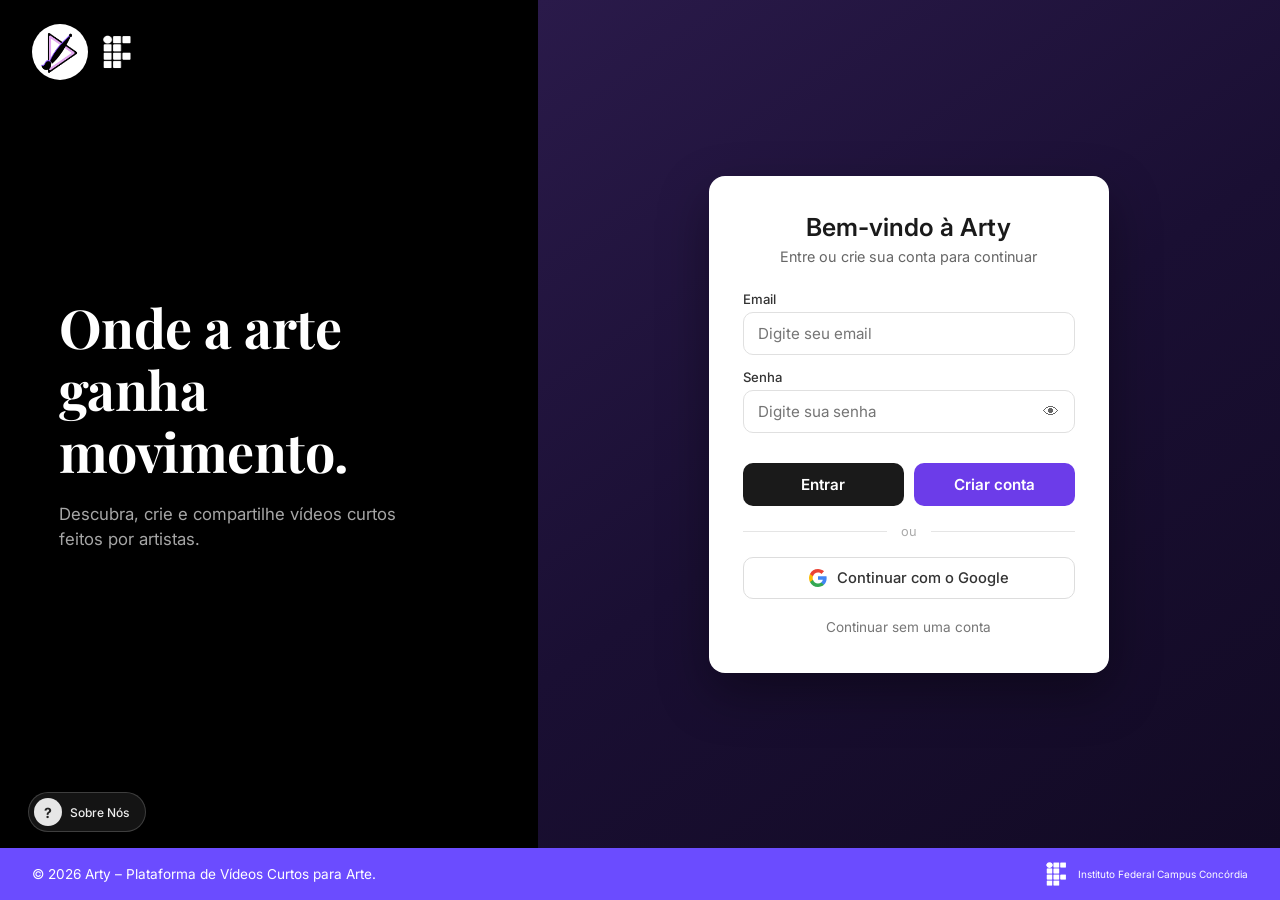
<file: index.html>
<!DOCTYPE html>
<html lang="pt-BR">
<head>
  <meta charset="UTF-8">
  <meta name="viewport" content="width=device-width, initial-scale=1.0">
  <title>Arty – Plataforma de Vídeos Curtos para Arte</title>
  <link rel="stylesheet" href="css/style.css">
  <link rel="preconnect" href="https://fonts.googleapis.com">
  <link rel="preconnect" href="https://fonts.gstatic.com" crossorigin>
  <link href="https://fonts.googleapis.com/css2?family=Playfair+Display:wght@600;700&family=Inter:wght@400;500;600&display=swap" rel="stylesheet">
</head>
<body class="page-index">

  <header>
    <div class="logo">
      <img src="imagens/logo.png" alt="Arty Logo" class="logo-arty">
      <img src="imagens/logoifc.png" alt="Instituto Federal Catarinense" class="logo-ifc-header">
    </div>
  </header>

  <main>
    <!-- Lado esquerdo (preto) -->
    <div class="login-left">
      <div class="login-left-content">
        <h1 class="slogan">Onde a arte<br>ganha movimento.</h1>
        <p class="slogan-sub">Descubra, crie e compartilhe vídeos curtos feitos por artistas.</p>
      </div>
    </div>

    <!-- Lado direito (formulário) -->
    <div class="login-right">
      <div class="login-card">
        <h2 class="login-title">Bem-vindo à Arty</h2>
        <p class="login-subtitle">Entre ou crie sua conta para continuar</p>

        <form id="loginForm">
          <label for="email">Email</label>
          <input type="email" id="email" name="email" placeholder="Digite seu email" required>

          <label for="senha">Senha</label>
          <div class="password-wrapper">
            <input type="password" id="senha" name="senha" placeholder="Digite sua senha" required>
            <button type="button" id="togglePassword" class="toggle-password" title="Mostrar senha">👁</button>
          </div>
          <span class="field-error" id="senhaError"></span>

          <div class="login-actions">
            <button type="submit" class="btn-primary">Entrar</button>
            <button type="button" id="btnCriarConta" class="btn-secondary">Criar conta</button>
          </div>
        </form>

        <div class="divider">
          <span>ou</span>
        </div>

        <button type="button" id="btnGoogleLogin" class="google-btn">
          <svg width="18" height="18" viewBox="0 0 18 18" xmlns="http://www.w3.org/2000/svg">
            <path d="M17.64 9.2c0-.637-.057-1.251-.164-1.84H9v3.481h4.844a4.14 4.14 0 0 1-1.796 2.716v2.258h2.908c1.702-1.567 2.684-3.874 2.684-6.615z" fill="#4285F4"/>
            <path d="M9 18c2.43 0 4.467-.806 5.96-2.185l-2.908-2.258c-.806.54-1.837.86-3.052.86-2.347 0-4.332-1.585-5.043-3.715H.957v2.332A8.997 8.997 0 0 0 9 18z" fill="#34A853"/>
            <path d="M3.957 10.702A5.41 5.41 0 0 1 3.682 9c0-.593.102-1.17.275-1.702V4.966H.957A8.996 8.996 0 0 0 0 9c0 1.452.348 2.827.957 4.034l3-2.332z" fill="#FBBC05"/>
            <path d="M9 3.58c1.321 0 2.508.454 3.44 1.345l2.582-2.58C13.463.891 11.426 0 9 0A8.997 8.997 0 0 0 .957 4.966l3 2.332C4.668 5.165 6.653 3.58 9 3.58z" fill="#EA4335"/>
          </svg>
          Continuar com o Google
        </button>

        <button type="button" id="btnContinuar" class="btn-guest">Continuar sem uma conta</button>
      </div>
    </div>
  </main>

  <button class="about-us-btn" id="btnSobreNos">
    <span class="bolinha">?</span>
    Sobre Nós
  </button>

  <footer>
    <div>© 2026 Arty – Plataforma de Vídeos Curtos para Arte.</div>
    <div class="footer-ifc">
      <img src="imagens/logoifc.png" alt="Instituto Federal" width="40" height="40" class="logo-ifc-footer">
      <p>Instituto Federal Campus Concórdia</p>
    </div>
  </footer>

  <div class="modal-overlay" id="modalSobreNos">
    <div class="modal-card">
      <button class="modal-close" id="modalSobreNosClose" aria-label="Fechar">&times;</button>
      <h2>Sobre a Arty</h2>
      <p>A Arty é uma plataforma de vídeos curtos dedicada à arte. Aqui você descobre, assiste e compartilha produções artísticas de criadores de todos os estilos.</p>
      <p>É um app pensado para artistas encontrarem ideias e referências de forma rápida e prática, direto no feed, para inspirar novas criações no dia a dia.</p>
      <p>Este projeto foi desenvolvido como trabalho acadêmico no Instituto Federal Catarinense – Campus Concórdia.</p>
    </div>
  </div>

  <script src="js/script.js"></script>
</body>
</html>
</file>
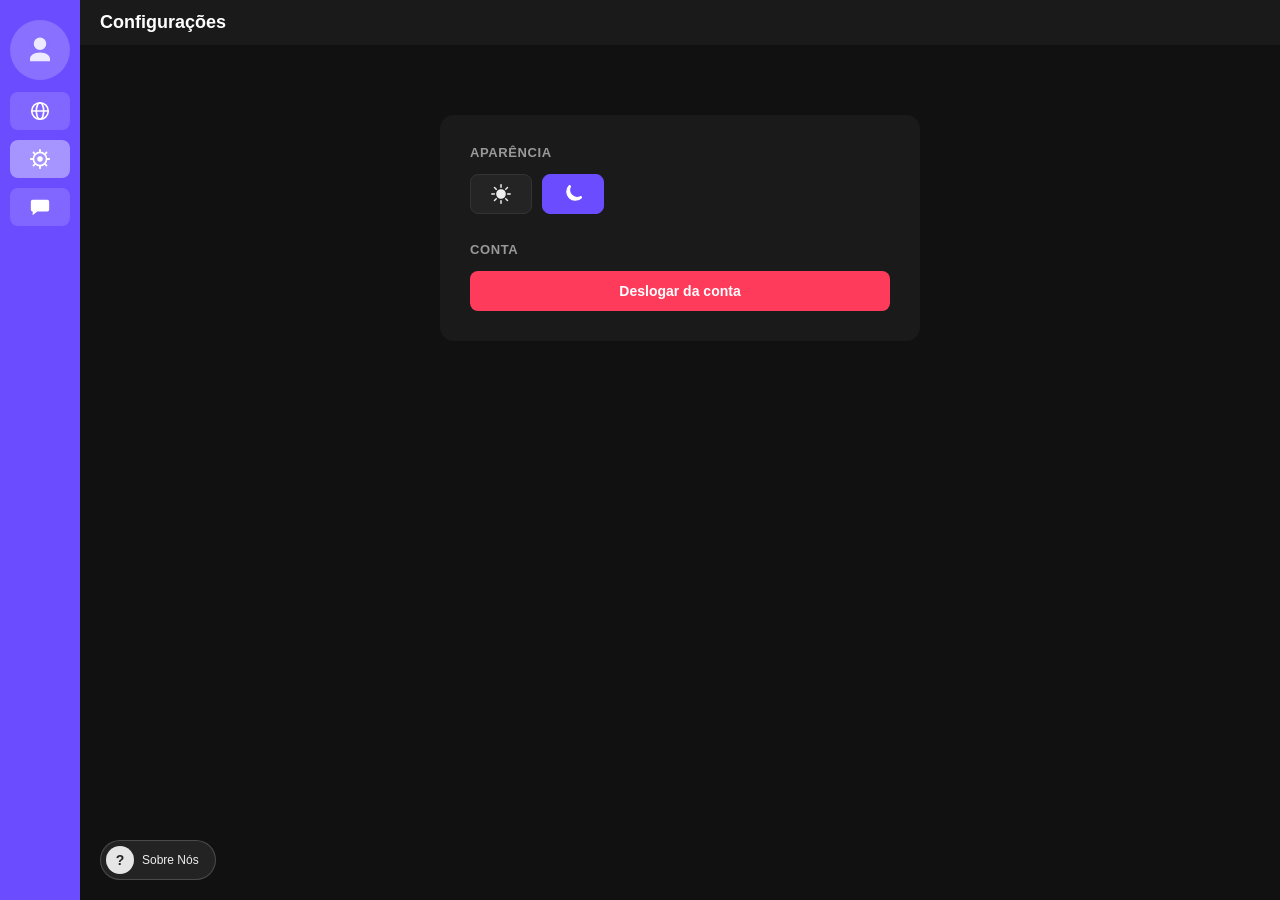
<file: configuracoes.html>
<!DOCTYPE html>
<html lang="pt-BR">
<head>
  <meta charset="UTF-8">
  <meta name="viewport" content="width=device-width, initial-scale=1.0">
  <title>Arty – Configurações</title>
  <link rel="stylesheet" href="css/style.css">
</head>
<body class="page-configuracoes app-shell">

  <aside id="sidebar">
    <a href="perfil.html" id="sidebar-profile" title="Meu perfil">
      <svg viewBox="0 0 24 24"><path d="M12 12a5 5 0 1 0 0-10 5 5 0 0 0 0 10zm0 2c-4.4 0-8 2.2-8 5v2h16v-2c0-2.8-3.6-5-8-5z"/></svg>
    </a>

    <nav>
      <a href="exposicoes.html" class="nav-btn" title="Explorar">
        <svg class="nav-icon" viewBox="0 0 24 24"><circle class="icon-stroke" cx="12" cy="12" r="9"/><ellipse class="icon-stroke" cx="12" cy="12" rx="4" ry="9"/><line class="icon-stroke" x1="3" y1="12" x2="21" y2="12"/></svg>
      </a>
      <a href="configuracoes.html" class="nav-btn active" title="Configurações">
        <svg class="nav-icon" viewBox="0 0 24 24"><circle class="icon-fill" cx="12" cy="12" r="3"/><circle class="icon-stroke" cx="12" cy="12" r="7.2"/><g class="icon-fill">
<rect x="11" y="1" width="2" height="4" rx="1"/>
<rect x="11" y="1" width="2" height="4" rx="1" transform="rotate(45 12 12)"/>
<rect x="11" y="1" width="2" height="4" rx="1" transform="rotate(90 12 12)"/>
<rect x="11" y="1" width="2" height="4" rx="1" transform="rotate(135 12 12)"/>
<rect x="11" y="1" width="2" height="4" rx="1" transform="rotate(180 12 12)"/>
<rect x="11" y="1" width="2" height="4" rx="1" transform="rotate(225 12 12)"/>
<rect x="11" y="1" width="2" height="4" rx="1" transform="rotate(270 12 12)"/>
<rect x="11" y="1" width="2" height="4" rx="1" transform="rotate(315 12 12)"/>
</g></svg>
      </a>
      <a href="mensagens.html" class="nav-btn" title="Mensagens">
        <svg class="nav-icon" viewBox="0 0 24 24"><path class="icon-fill" d="M4 4h16a2 2 0 0 1 2 2v9a2 2 0 0 1-2 2H9l-5 4v-4H4a2 2 0 0 1-2-2V6a2 2 0 0 1 2-2z"/></svg>
      </a>
    </nav>
  </aside>

  <main id="main">

    <header id="header">
      <span class="page-title">Configurações</span>
    </header>

    <section id="feed">
      <div class="settings-panel">

        <div class="settings-section">
          <h3>Aparência</h3>
          <div class="mode-btns">
            <button id="btnModoClaro" title="Modo Claro">
              <svg class="theme-icon" viewBox="0 0 24 24">
                <circle class="icon-fill" cx="12" cy="12" r="5"/>
                <g class="icon-stroke">
                  <line x1="12" y1="1" x2="12" y2="4"/>
                  <line x1="12" y1="20" x2="12" y2="23"/>
                  <line x1="1" y1="12" x2="4" y2="12"/>
                  <line x1="20" y1="12" x2="23" y2="12"/>
                  <line x1="4.2" y1="4.2" x2="6.3" y2="6.3"/>
                  <line x1="17.7" y1="17.7" x2="19.8" y2="19.8"/>
                  <line x1="4.2" y1="19.8" x2="6.3" y2="17.7"/>
                  <line x1="17.7" y1="6.3" x2="19.8" y2="4.2"/>
                </g>
              </svg>
            </button>
            <button id="btnModoEscuro" class="active-mode" title="Modo Escuro">
              <svg class="theme-icon" viewBox="0 0 24 24">
                <path class="icon-fill" d="M20.7 15.3A9 9 0 0 1 8.7 3.3a.9.9 0 0 0-1.1-1.2A10 10 0 1 0 22 16.4a.9.9 0 0 0-1.3-1.1z"/>
              </svg>
            </button>
          </div>
        </div>

        <div class="settings-section">
          <h3>Conta</h3>
          <button class="logout-btn" id="btnLogout">Deslogar da conta</button>
        </div>

      </div>
    </section>

  </main>

  <button class="about-us-btn" id="btnSobreNos">
    <span class="bolinha">?</span>
    Sobre Nós
  </button>

  <div class="modal-overlay" id="modalSobreNos">
    <div class="modal-card">
      <button class="modal-close" id="modalSobreNosClose" aria-label="Fechar">&times;</button>
      <h2>Sobre a Arty</h2>
      <p>A Arty é uma plataforma de vídeos curtos dedicada à arte. Aqui você descobre, assiste e compartilha produções artísticas de criadores de todos os estilos.</p>
      <p>É um app pensado para artistas encontrarem ideias e referências de forma rápida e prática, direto no feed, para inspirar novas criações no dia a dia.</p>
      <p>Este projeto foi desenvolvido como trabalho acadêmico no Instituto Federal Catarinense – Campus Concórdia.</p>
    </div>
  </div>

  <script src="js/script.js"></script>
</body>
</html>
</file>
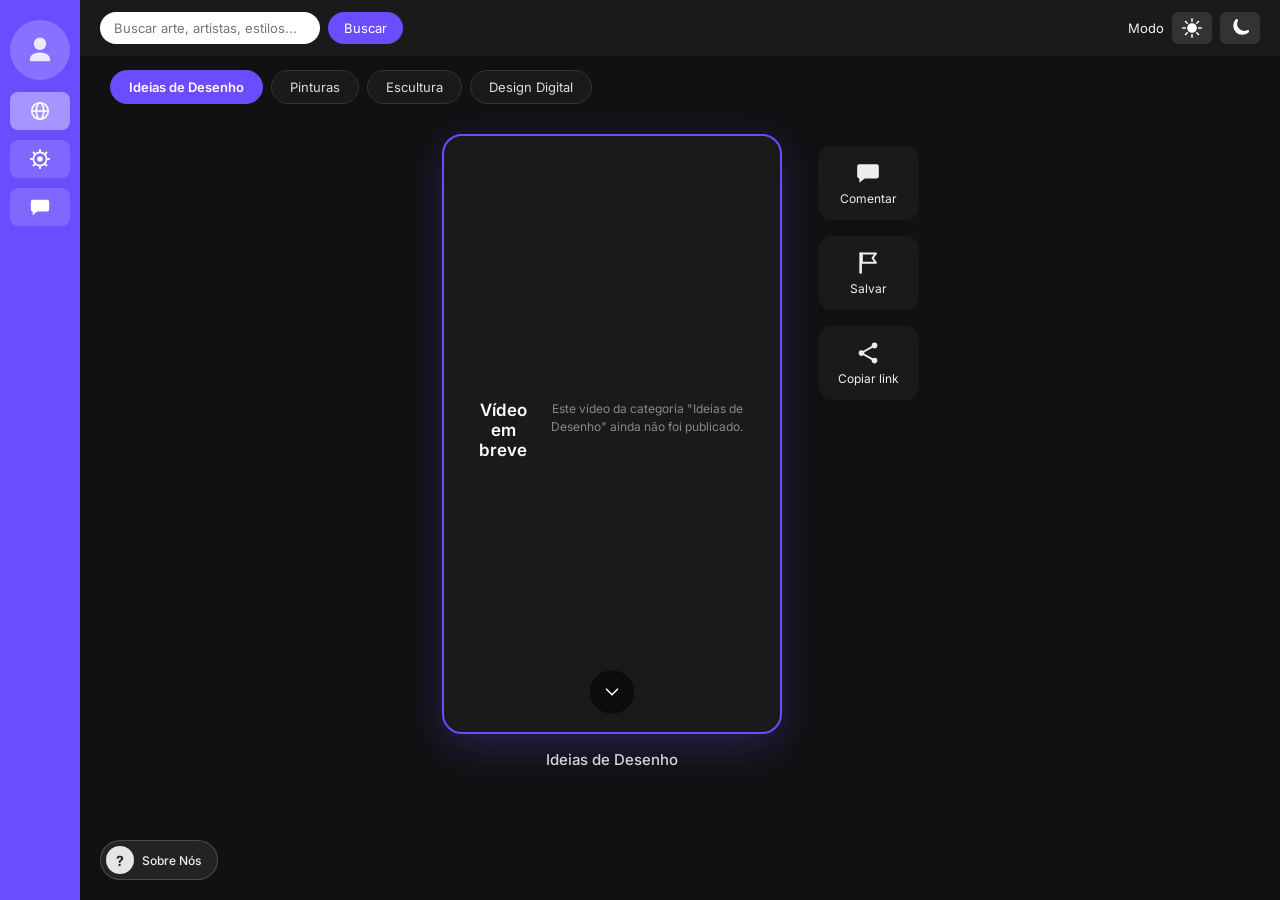
<file: exposicoes.html>
<!DOCTYPE html>
<html lang="pt-BR">
<head>
  <meta charset="UTF-8">
  <meta name="viewport" content="width=device-width, initial-scale=1.0">
  <title>Arty – Exposições</title>
  <link rel="stylesheet" href="css/style.css">
  <link rel="preconnect" href="https://fonts.googleapis.com">
  <link rel="preconnect" href="https://fonts.gstatic.com" crossorigin>
  <link href="https://fonts.googleapis.com/css2?family=Inter:wght@400;500;600;700&display=swap" rel="stylesheet">
</head>
<body class="page-exposicoes app-shell">

  <aside id="sidebar">
    <a href="perfil.html" id="sidebar-profile" title="Meu perfil">
      <svg viewBox="0 0 24 24"><path d="M12 12a5 5 0 1 0 0-10 5 5 0 0 0 0 10zm0 2c-4.4 0-8 2.2-8 5v2h16v-2c0-2.8-3.6-5-8-5z"/></svg>
    </a>

    <nav>
      <a href="exposicoes.html" class="nav-btn active" title="Explorar">
        <svg class="nav-icon" viewBox="0 0 24 24"><circle class="icon-stroke" cx="12" cy="12" r="9"/><ellipse class="icon-stroke" cx="12" cy="12" rx="4" ry="9"/><line class="icon-stroke" x1="3" y1="12" x2="21" y2="12"/></svg>
      </a>
      <a href="configuracoes.html" class="nav-btn" title="Configurações">
        <svg class="nav-icon" viewBox="0 0 24 24"><circle class="icon-fill" cx="12" cy="12" r="3"/><circle class="icon-stroke" cx="12" cy="12" r="7.2"/><g class="icon-fill">
<rect x="11" y="1" width="2" height="4" rx="1"/>
<rect x="11" y="1" width="2" height="4" rx="1" transform="rotate(45 12 12)"/>
<rect x="11" y="1" width="2" height="4" rx="1" transform="rotate(90 12 12)"/>
<rect x="11" y="1" width="2" height="4" rx="1" transform="rotate(135 12 12)"/>
<rect x="11" y="1" width="2" height="4" rx="1" transform="rotate(180 12 12)"/>
<rect x="11" y="1" width="2" height="4" rx="1" transform="rotate(225 12 12)"/>
<rect x="11" y="1" width="2" height="4" rx="1" transform="rotate(270 12 12)"/>
<rect x="11" y="1" width="2" height="4" rx="1" transform="rotate(315 12 12)"/>
</g></svg>
      </a>
      <a href="mensagens.html" class="nav-btn" title="Mensagens">
        <svg class="nav-icon" viewBox="0 0 24 24"><path class="icon-fill" d="M4 4h16a2 2 0 0 1 2 2v9a2 2 0 0 1-2 2H9l-5 4v-4H4a2 2 0 0 1-2-2V6a2 2 0 0 1 2-2z"/></svg>
      </a>
    </nav>
  </aside>

  <main id="main">

    <header id="header">
      <div id="search-area">
        <input type="text" id="search" placeholder="Buscar arte, artistas, estilos...">
        <button id="btn-search">Buscar</button>
      </div>

      <div id="mode-toggle">
        <span>Modo</span>
        <button id="btn-light" title="Modo Claro">
          <svg class="theme-icon" viewBox="0 0 24 24">
            <circle class="icon-fill" cx="12" cy="12" r="5"/>
            <g class="icon-stroke">
              <line x1="12" y1="1" x2="12" y2="4"/>
              <line x1="12" y1="20" x2="12" y2="23"/>
              <line x1="1" y1="12" x2="4" y2="12"/>
              <line x1="20" y1="12" x2="23" y2="12"/>
              <line x1="4.2" y1="4.2" x2="6.3" y2="6.3"/>
              <line x1="17.7" y1="17.7" x2="19.8" y2="19.8"/>
              <line x1="4.2" y1="19.8" x2="6.3" y2="17.7"/>
              <line x1="17.7" y1="6.3" x2="19.8" y2="4.2"/>
            </g>
          </svg>
        </button>
        <button id="btn-dark" title="Modo Escuro">
          <svg class="theme-icon" viewBox="0 0 24 24">
            <path class="icon-fill" d="M20.7 15.3A9 9 0 0 1 8.7 3.3a.9.9 0 0 0-1.1-1.2A10 10 0 1 0 22 16.4a.9.9 0 0 0-1.3-1.1z"/>
          </svg>
        </button>
      </div>
    </header>

    <div class="category-bar" id="categoryBar"></div>

    <section id="feed">
      <div class="video-stage">

        <div class="video-column">
          <div class="video-rect" id="videoRect">
            <div class="video-placeholder" id="videoPlaceholder">
              <span>Escolha uma categoria</span>
              <small>Selecione uma categoria acima<br>para começar a assistir</small>
            </div>
            <video id="videoPlayer" playsinline style="display:none;"></video>
            <button id="btn-next-video" class="video-next-btn" title="Próximo vídeo" style="display:none;">
              <svg viewBox="0 0 24 24"><path class="icon-stroke" d="M6 9l6 6 6-6"/></svg>
            </button>
          </div>
          <p class="video-caption" id="caption"></p>
        </div>

        <div class="side-actions">
          <button id="btn-comment" class="action-btn" title="Comentar">
            <svg viewBox="0 0 24 24">
              <path class="icon-fill" d="M4 4h16a2 2 0 0 1 2 2v9a2 2 0 0 1-2 2H9l-5 4v-4H4a2 2 0 0 1-2-2V6a2 2 0 0 1 2-2z"/>
            </svg>
            <span>Comentar</span>
          </button>

          <button id="btn-save" class="action-btn" title="Salvar">
            <svg viewBox="0 0 24 24">
              <rect class="flag-pole icon-fill" x="4" y="2" width="2.4" height="20" rx="1"/>
              <path class="flag-flag icon-stroke" d="M6.4 3.2h13l-3.2 4.3 3.2 4.3h-13z"/>
            </svg>
            <span>Salvar</span>
          </button>

          <button id="btn-share" class="action-btn" title="Copiar link">
            <svg viewBox="0 0 24 24">
              <circle class="icon-fill" cx="18" cy="5" r="2.6"/>
              <circle class="icon-fill" cx="6" cy="12" r="2.6"/>
              <circle class="icon-fill" cx="18" cy="19" r="2.6"/>
              <line class="icon-stroke" x1="8.2" y1="10.6" x2="15.8" y2="6.3"/>
              <line class="icon-stroke" x1="8.2" y1="13.4" x2="15.8" y2="17.7"/>
            </svg>
            <span>Copiar link</span>
          </button>
        </div>

      </div>
    </section>

  </main>

  <button class="about-us-btn" id="btnSobreNos">
    <span class="bolinha">?</span>
    Sobre Nós
  </button>

  <div class="modal-overlay" id="modalSobreNos">
    <div class="modal-card">
      <button class="modal-close" id="modalSobreNosClose" aria-label="Fechar">&times;</button>
      <h2>Sobre a Arty</h2>
      <p>A Arty é uma plataforma de vídeos curtos dedicada à arte. Aqui você descobre, assiste e compartilha produções artísticas de criadores de todos os estilos.</p>
      <p>É um app pensado para artistas encontrarem ideias e referências de forma rápida e prática, direto no feed, para inspirar novas criações no dia a dia.</p>
      <p>Este projeto foi desenvolvido como trabalho acadêmico no Instituto Federal Catarinense – Campus Concórdia.</p>
    </div>
  </div>

  <script src="js/script.js"></script>
</body>
</html>
</file>
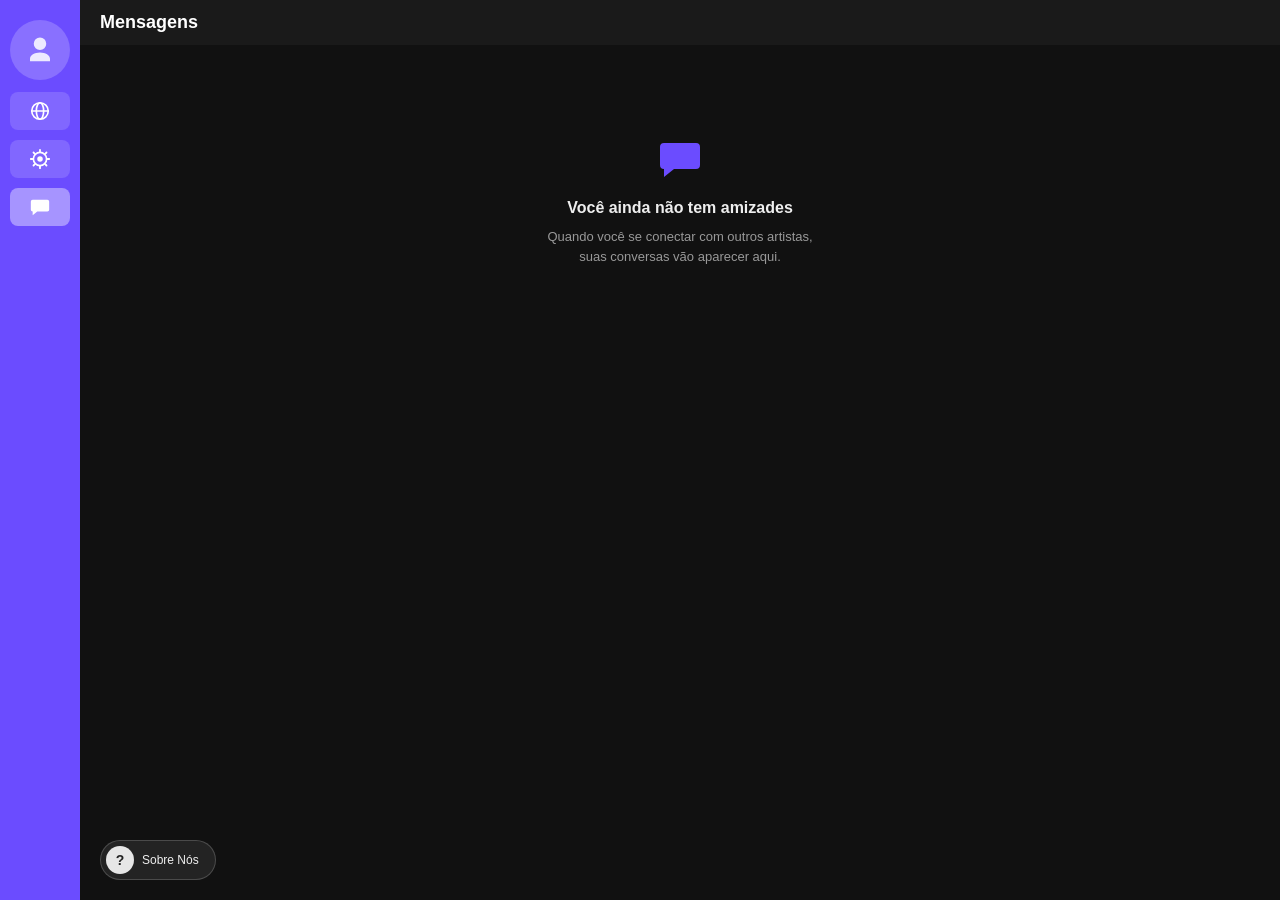
<file: mensagens.html>
<!DOCTYPE html>
<html lang="pt-BR">
<head>
  <meta charset="UTF-8">
  <meta name="viewport" content="width=device-width, initial-scale=1.0">
  <title>Arty – Mensagens</title>
  <link rel="stylesheet" href="css/style.css">
</head>
<body class="page-mensagens app-shell">

  <aside id="sidebar">
    <a href="perfil.html" id="sidebar-profile" title="Meu perfil">
      <svg viewBox="0 0 24 24"><path d="M12 12a5 5 0 1 0 0-10 5 5 0 0 0 0 10zm0 2c-4.4 0-8 2.2-8 5v2h16v-2c0-2.8-3.6-5-8-5z"/></svg>
    </a>

    <nav>
      <a href="exposicoes.html" class="nav-btn" title="Explorar">
        <svg class="nav-icon" viewBox="0 0 24 24"><circle class="icon-stroke" cx="12" cy="12" r="9"/><ellipse class="icon-stroke" cx="12" cy="12" rx="4" ry="9"/><line class="icon-stroke" x1="3" y1="12" x2="21" y2="12"/></svg>
      </a>
      <a href="configuracoes.html" class="nav-btn" title="Configurações">
        <svg class="nav-icon" viewBox="0 0 24 24"><circle class="icon-fill" cx="12" cy="12" r="3"/><circle class="icon-stroke" cx="12" cy="12" r="7.2"/><g class="icon-fill">
<rect x="11" y="1" width="2" height="4" rx="1"/>
<rect x="11" y="1" width="2" height="4" rx="1" transform="rotate(45 12 12)"/>
<rect x="11" y="1" width="2" height="4" rx="1" transform="rotate(90 12 12)"/>
<rect x="11" y="1" width="2" height="4" rx="1" transform="rotate(135 12 12)"/>
<rect x="11" y="1" width="2" height="4" rx="1" transform="rotate(180 12 12)"/>
<rect x="11" y="1" width="2" height="4" rx="1" transform="rotate(225 12 12)"/>
<rect x="11" y="1" width="2" height="4" rx="1" transform="rotate(270 12 12)"/>
<rect x="11" y="1" width="2" height="4" rx="1" transform="rotate(315 12 12)"/>
</g></svg>
      </a>
      <a href="mensagens.html" class="nav-btn active" title="Mensagens">
        <svg class="nav-icon" viewBox="0 0 24 24"><path class="icon-fill" d="M4 4h16a2 2 0 0 1 2 2v9a2 2 0 0 1-2 2H9l-5 4v-4H4a2 2 0 0 1-2-2V6a2 2 0 0 1 2-2z"/></svg>
      </a>
    </nav>
  </aside>

  <main id="main">

    <header id="header">
      <span class="page-title">Mensagens</span>
    </header>

    <section id="feed">
      <div class="empty-state">
        <svg viewBox="0 0 24 24" class="empty-state-icon">
          <path class="icon-fill" d="M4 4h16a2 2 0 0 1 2 2v9a2 2 0 0 1-2 2H9l-5 4v-4H4a2 2 0 0 1-2-2V6a2 2 0 0 1 2-2z"/>
        </svg>
        <h3>Você ainda não tem amizades</h3>
        <p>Quando você se conectar com outros artistas, suas conversas vão aparecer aqui.</p>
      </div>
    </section>

  </main>

  <button class="about-us-btn" id="btnSobreNos">
    <span class="bolinha">?</span>
    Sobre Nós
  </button>

  <div class="modal-overlay" id="modalSobreNos">
    <div class="modal-card">
      <button class="modal-close" id="modalSobreNosClose" aria-label="Fechar">&times;</button>
      <h2>Sobre a Arty</h2>
      <p>A Arty é uma plataforma de vídeos curtos dedicada à arte. Aqui você descobre, assiste e compartilha produções artísticas de criadores de todos os estilos.</p>
      <p>É um app pensado para artistas encontrarem ideias e referências de forma rápida e prática, direto no feed, para inspirar novas criações no dia a dia.</p>
      <p>Este projeto foi desenvolvido como trabalho acadêmico no Instituto Federal Catarinense – Campus Concórdia.</p>
    </div>
  </div>

  <script src="js/script.js"></script>
</body>
</html>
</file>
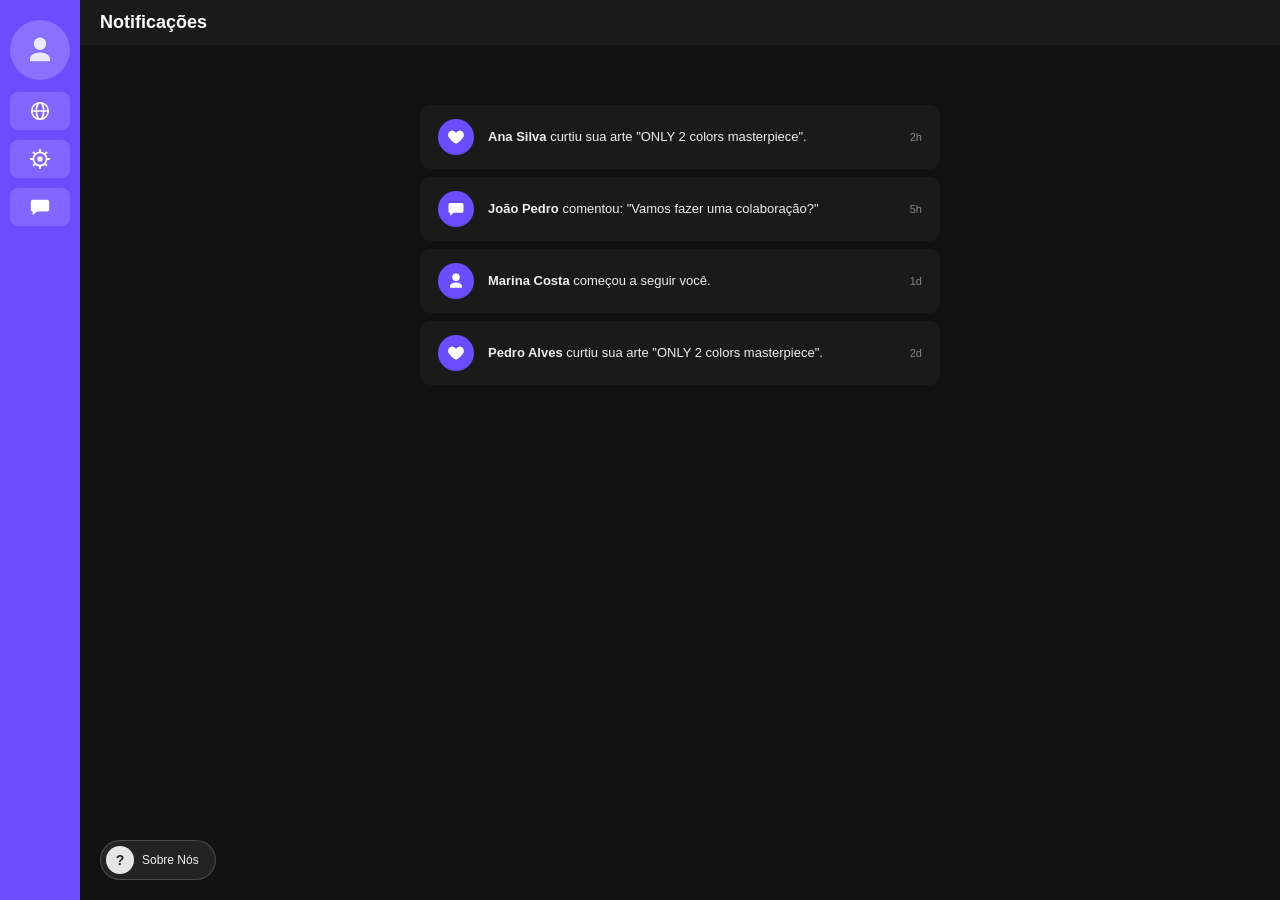
<file: notificacoes.html>
<!DOCTYPE html>
<html lang="pt-BR">
<head>
  <meta charset="UTF-8">
  <meta name="viewport" content="width=device-width, initial-scale=1.0">
  <title>Arty – Notificações</title>
  <link rel="stylesheet" href="css/style.css">
</head>
<body class="page-notificacoes app-shell">

  <aside id="sidebar">
    <a href="perfil.html" id="sidebar-profile" title="Meu perfil">
      <svg viewBox="0 0 24 24"><path d="M12 12a5 5 0 1 0 0-10 5 5 0 0 0 0 10zm0 2c-4.4 0-8 2.2-8 5v2h16v-2c0-2.8-3.6-5-8-5z"/></svg>
    </a>

    <nav>
      <a href="exposicoes.html" class="nav-btn" title="Explorar">
        <svg class="nav-icon" viewBox="0 0 24 24"><circle class="icon-stroke" cx="12" cy="12" r="9"/><ellipse class="icon-stroke" cx="12" cy="12" rx="4" ry="9"/><line class="icon-stroke" x1="3" y1="12" x2="21" y2="12"/></svg>
      </a>
      <a href="configuracoes.html" class="nav-btn" title="Configurações">
        <svg class="nav-icon" viewBox="0 0 24 24"><circle class="icon-fill" cx="12" cy="12" r="3"/><circle class="icon-stroke" cx="12" cy="12" r="7.2"/><g class="icon-fill">
<rect x="11" y="1" width="2" height="4" rx="1"/>
<rect x="11" y="1" width="2" height="4" rx="1" transform="rotate(45 12 12)"/>
<rect x="11" y="1" width="2" height="4" rx="1" transform="rotate(90 12 12)"/>
<rect x="11" y="1" width="2" height="4" rx="1" transform="rotate(135 12 12)"/>
<rect x="11" y="1" width="2" height="4" rx="1" transform="rotate(180 12 12)"/>
<rect x="11" y="1" width="2" height="4" rx="1" transform="rotate(225 12 12)"/>
<rect x="11" y="1" width="2" height="4" rx="1" transform="rotate(270 12 12)"/>
<rect x="11" y="1" width="2" height="4" rx="1" transform="rotate(315 12 12)"/>
</g></svg>
      </a>
      <a href="mensagens.html" class="nav-btn" title="Mensagens">
        <svg class="nav-icon" viewBox="0 0 24 24"><path class="icon-fill" d="M4 4h16a2 2 0 0 1 2 2v9a2 2 0 0 1-2 2H9l-5 4v-4H4a2 2 0 0 1-2-2V6a2 2 0 0 1 2-2z"/></svg>
      </a>
    </nav>
  </aside>

  <main id="main">

    <header id="header">
      <span class="page-title">Notificações</span>
    </header>

    <section id="feed" style="align-items:stretch;">
      <div class="notif-list">

        <div class="notif-item">
          <div class="notif-icon">
            <svg viewBox="0 0 24 24"><path d="M12 21s-7.5-4.35-10-9.5C.5 7 3 3.5 7 3.5c2 0 3.5 1 5 3 1.5-2 3-3 5-3 4 0 6.5 3.5 5 8-2.5 5.15-10 9.5-10 9.5z"/></svg>
          </div>
          <div class="notif-text"><strong>Ana Silva</strong> curtiu sua arte "ONLY 2 colors masterpiece".</div>
          <span class="notif-time">2h</span>
        </div>

        <div class="notif-item">
          <div class="notif-icon">
            <svg viewBox="0 0 24 24"><path d="M4 4h16a2 2 0 0 1 2 2v9a2 2 0 0 1-2 2H9l-5 4v-4H4a2 2 0 0 1-2-2V6a2 2 0 0 1 2-2z"/></svg>
          </div>
          <div class="notif-text"><strong>João Pedro</strong> comentou: "Vamos fazer uma colaboração?"</div>
          <span class="notif-time">5h</span>
        </div>

        <div class="notif-item">
          <div class="notif-icon">
            <svg viewBox="0 0 24 24"><path d="M12 12a5 5 0 1 0 0-10 5 5 0 0 0 0 10zm0 2c-4.4 0-8 2.2-8 5v2h16v-2c0-2.8-3.6-5-8-5z"/></svg>
          </div>
          <div class="notif-text"><strong>Marina Costa</strong> começou a seguir você.</div>
          <span class="notif-time">1d</span>
        </div>

        <div class="notif-item">
          <div class="notif-icon">
            <svg viewBox="0 0 24 24"><path d="M12 21s-7.5-4.35-10-9.5C.5 7 3 3.5 7 3.5c2 0 3.5 1 5 3 1.5-2 3-3 5-3 4 0 6.5 3.5 5 8-2.5 5.15-10 9.5-10 9.5z"/></svg>
          </div>
          <div class="notif-text"><strong>Pedro Alves</strong> curtiu sua arte "ONLY 2 colors masterpiece".</div>
          <span class="notif-time">2d</span>
        </div>

      </div>
    </section>

  </main>

  <button class="about-us-btn" id="btnSobreNos">
    <span class="bolinha">?</span>
    Sobre Nós
  </button>

  <div class="modal-overlay" id="modalSobreNos">
    <div class="modal-card">
      <button class="modal-close" id="modalSobreNosClose" aria-label="Fechar">&times;</button>
      <h2>Sobre a Arty</h2>
      <p>A Arty é uma plataforma de vídeos curtos dedicada à arte. Aqui você descobre, assiste e compartilha produções artísticas de criadores de todos os estilos.</p>
      <p>É um app pensado para artistas encontrarem ideias e referências de forma rápida e prática, direto no feed, para inspirar novas criações no dia a dia.</p>
      <p>Este projeto foi desenvolvido como trabalho acadêmico no Instituto Federal Catarinense – Campus Concórdia.</p>
    </div>
  </div>

  <script src="js/script.js"></script>
</body>
</html>
</file>
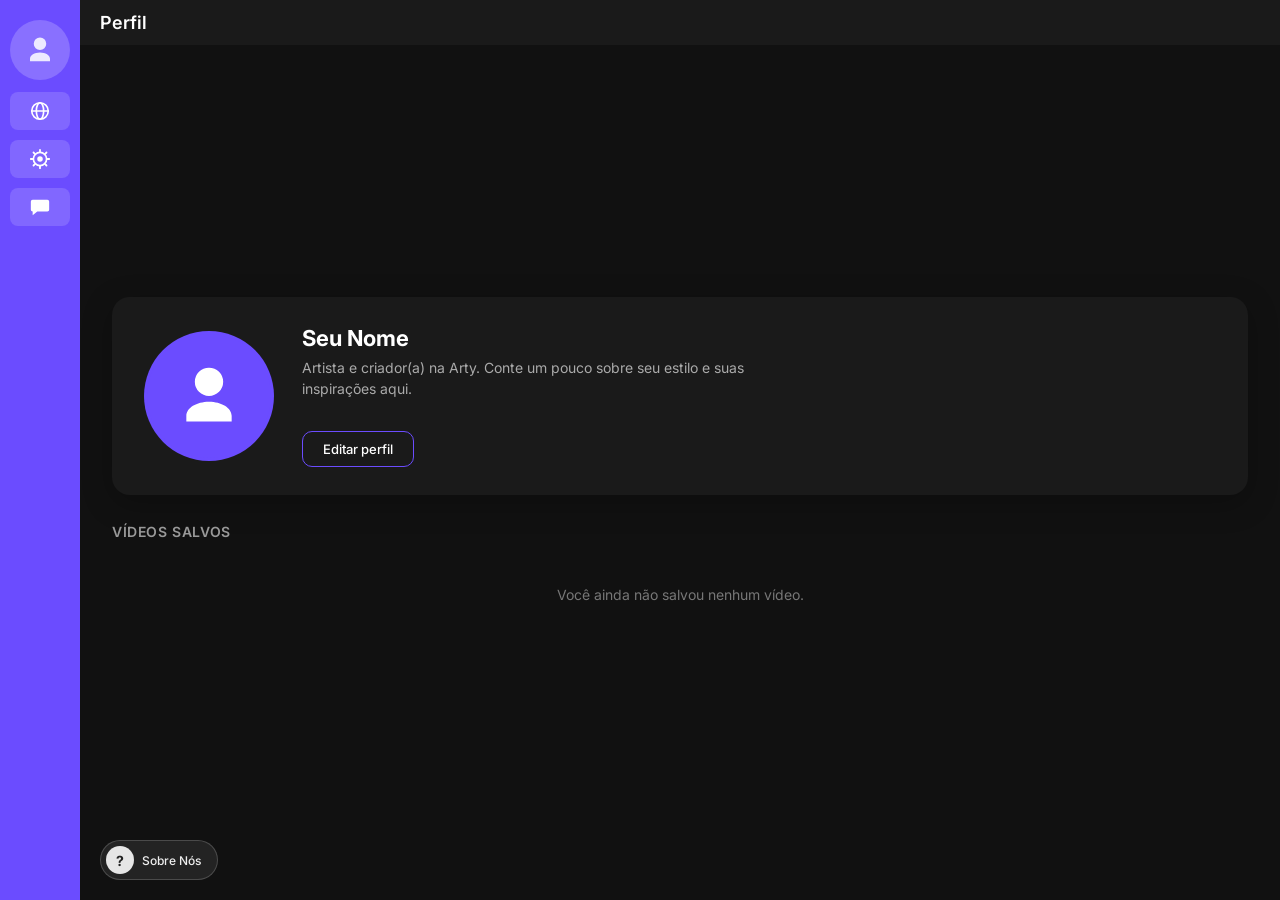
<file: perfil.html>
<!DOCTYPE html>
<html lang="pt-BR">
<head>
  <meta charset="UTF-8">
  <meta name="viewport" content="width=device-width, initial-scale=1.0">
  <title>Arty – Perfil</title>
  <link rel="stylesheet" href="css/style.css">
  <link rel="preconnect" href="https://fonts.googleapis.com">
  <link rel="preconnect" href="https://fonts.gstatic.com" crossorigin>
  <link href="https://fonts.googleapis.com/css2?family=Inter:wght@400;500;600;700&display=swap" rel="stylesheet">
</head>
<body class="page-perfil app-shell">

  <aside id="sidebar">
    <a href="perfil.html" id="sidebar-profile" title="Meu perfil">
      <svg viewBox="0 0 24 24"><path d="M12 12a5 5 0 1 0 0-10 5 5 0 0 0 0 10zm0 2c-4.4 0-8 2.2-8 5v2h16v-2c0-2.8-3.6-5-8-5z"/></svg>
    </a>

    <nav>
      <a href="exposicoes.html" class="nav-btn" title="Explorar">
        <svg class="nav-icon" viewBox="0 0 24 24"><circle class="icon-stroke" cx="12" cy="12" r="9"/><ellipse class="icon-stroke" cx="12" cy="12" rx="4" ry="9"/><line class="icon-stroke" x1="3" y1="12" x2="21" y2="12"/></svg>
      </a>
      <a href="configuracoes.html" class="nav-btn" title="Configurações">
        <svg class="nav-icon" viewBox="0 0 24 24"><circle class="icon-fill" cx="12" cy="12" r="3"/><circle class="icon-stroke" cx="12" cy="12" r="7.2"/><g class="icon-fill">
<rect x="11" y="1" width="2" height="4" rx="1"/>
<rect x="11" y="1" width="2" height="4" rx="1" transform="rotate(45 12 12)"/>
<rect x="11" y="1" width="2" height="4" rx="1" transform="rotate(90 12 12)"/>
<rect x="11" y="1" width="2" height="4" rx="1" transform="rotate(135 12 12)"/>
<rect x="11" y="1" width="2" height="4" rx="1" transform="rotate(180 12 12)"/>
<rect x="11" y="1" width="2" height="4" rx="1" transform="rotate(225 12 12)"/>
<rect x="11" y="1" width="2" height="4" rx="1" transform="rotate(270 12 12)"/>
<rect x="11" y="1" width="2" height="4" rx="1" transform="rotate(315 12 12)"/>
</g></svg>
      </a>
      <a href="mensagens.html" class="nav-btn" title="Mensagens">
        <svg class="nav-icon" viewBox="0 0 24 24"><path class="icon-fill" d="M4 4h16a2 2 0 0 1 2 2v9a2 2 0 0 1-2 2H9l-5 4v-4H4a2 2 0 0 1-2-2V6a2 2 0 0 1 2-2z"/></svg>
      </a>
    </nav>
  </aside>

  <main id="main">

    <header id="header">
      <span class="page-title">Perfil</span>
    </header>

    <section id="feed" class="profile-feed">

      <div class="profile-card">
        <div class="profile-top">
          <div class="profile-avatar-lg">
            <svg viewBox="0 0 24 24"><path d="M12 12a5 5 0 1 0 0-10 5 5 0 0 0 0 10zm0 2c-4.4 0-8 2.2-8 5v2h16v-2c0-2.8-3.6-5-8-5z"/></svg>
          </div>
          <div class="profile-info">
            <div class="profile-name">Seu Nome</div>
            <p class="profile-bio">Artista e criador(a) na Arty. Conte um pouco sobre seu estilo e suas inspirações aqui.</p>
            <div class="profile-meta" id="profileMeta"></div>
            <button class="edit-profile-btn" id="btnEditProfile">Editar perfil</button>
          </div>
        </div>
      </div>

      <div class="profile-videos-section">
        <h3 class="profile-section-title">Vídeos salvos</h3>
        <div class="profile-grid" id="savedVideosGrid">
          <p class="empty-saved-msg" id="emptySavedMsg">Você ainda não salvou nenhum vídeo.</p>
        </div>
      </div>

    </section>

  </main>

  <button class="about-us-btn" id="btnSobreNos">
    <span class="bolinha">?</span>
    Sobre Nós
  </button>

  <div class="modal-overlay" id="modalEditProfile">
    <div class="modal-card modal-edit-profile">
      <button class="modal-close" id="modalEditProfileClose" aria-label="Fechar">&times;</button>
      <h2>Editar perfil</h2>

      <div class="edit-avatar-row">
        <div class="edit-avatar-preview" id="editAvatarPreview">
          <svg viewBox="0 0 24 24"><path d="M12 12a5 5 0 1 0 0-10 5 5 0 0 0 0 10zm0 2c-4.4 0-8 2.2-8 5v2h16v-2c0-2.8-3.6-5-8-5z"/></svg>
        </div>
        <label for="editFotoInput" class="edit-avatar-upload-btn">Escolher imagem</label>
        <input type="file" id="editFotoInput" accept="image/*" style="display:none;">
      </div>

      <label for="editNome">Nome de usuário</label>
      <input type="text" id="editNome" placeholder="Seu nome de usuário">

      <label for="editBio">Descrição</label>
      <textarea id="editBio" rows="3" placeholder="Conte um pouco sobre seu estilo e suas inspirações"></textarea>

      <div class="edit-optional-title">Informações opcionais</div>

      <div class="edit-row">
        <div class="edit-col">
          <label for="editGenero">Gênero</label>
          <select id="editGenero">
            <option value="">Prefiro não informar</option>
            <option value="Masculino">Masculino</option>
            <option value="Feminino">Feminino</option>
            <option value="Não-binário">Não-binário</option>
            <option value="Outro">Outro</option>
          </select>
        </div>
        <div class="edit-col">
          <label for="editPronome">Pronome</label>
          <select id="editPronome">
            <option value="">Prefiro não informar</option>
            <option value="ele/dele">ele/dele</option>
            <option value="ela/dela">ela/dela</option>
            <option value="elu/delu">elu/delu</option>
            <option value="outro">outro</option>
          </select>
        </div>
      </div>

      <label for="editEndereco">Cidade - Estado</label>
      <input type="text" id="editEndereco" placeholder="Ex: Concórdia - SC">

      <label for="editTelefone">Telefone</label>
      <input type="tel" id="editTelefone" placeholder="Ex: (49) 99999-9999">

      <button class="edit-profile-btn edit-profile-save" id="btnSalvarPerfil">Salvar alterações</button>
    </div>
  </div>

  <div class="modal-overlay" id="modalVideoPlayer">
    <div class="modal-card modal-card-video">
      <button class="modal-close" id="modalVideoPlayerClose" aria-label="Fechar">&times;</button>
      <video id="modalVideoPlayerVideo" playsinline></video>
      <p class="modal-video-label" id="modalVideoPlayerLabel"></p>
    </div>
  </div>

  <div class="modal-overlay" id="modalSobreNos">
    <div class="modal-card">
      <button class="modal-close" id="modalSobreNosClose" aria-label="Fechar">&times;</button>
      <h2>Sobre a Arty</h2>
      <p>A Arty é uma plataforma de vídeos curtos dedicada à arte. Aqui você descobre, assiste e compartilha produções artísticas de criadores de todos os estilos.</p>
      <p>É um app pensado para artistas encontrarem ideias e referências de forma rápida e prática, direto no feed, para inspirar novas criações no dia a dia.</p>
      <p>Este projeto foi desenvolvido como trabalho acadêmico no Instituto Federal Catarinense – Campus Concórdia.</p>
    </div>
  </div>

  <script src="js/script.js"></script>
</body>
</html>
</file>
<file: css/style.css>
* {
  margin: 0;
  padding: 0;
  box-sizing: border-box;
  font-family: 'Inter', Arial, 'Segoe UI', sans-serif;
}

html, body {
  height: 100%;
}

body.page-index {
  display: flex;
  flex-direction: column;
  height: 100vh;
  background: #000;
  overflow: hidden;
  font-family: 'Inter', Arial, sans-serif;
}

body.page-index header {
  position: absolute;
  top: 24px;
  left: 32px;
  z-index: 10;
}

body.page-index .logo {
  display: flex;
  align-items: center;
  gap: 12px;
}

body.page-index .logo-arty {
  width: 56px;
  height: 56px;
  border-radius: 50%;
  background: #fff;
  padding: 4px;
}

body.page-index .logo-ifc-header {
  width: 36px;
  height: 36px;
  background: #fff;
  border-radius: 8px;
  padding: 3px;
}

body.page-index main {
  display: flex;
  flex: 1;
  height: calc(100vh - 52px);
  margin: 0;
  width: 100%;
  padding: 0;
  background: none;
  position: relative;
  overflow: hidden;
}

body.page-index main::before {
  display: none;
}

.login-left {
  width: 42%;
  background: #000;
  display: flex;
  align-items: center;
  justify-content: center;
  padding: 40px;
  position: relative;
}

.login-left-content {
  max-width: 420px;
}

.slogan {
  font-family: 'Playfair Display', Georgia, serif;
  font-size: clamp(2.4rem, 4.2vw, 3.6rem);
  font-weight: 700;
  line-height: 1.15;
  color: #ffffff;
  margin-bottom: 20px;
  letter-spacing: -0.5px;
}

.slogan-sub {
  font-family: 'Inter', sans-serif;
  font-size: 1.05rem;
  font-weight: 400;
  color: rgba(255, 255, 255, 0.65);
  line-height: 1.5;
  max-width: 340px;
}

.login-right {
  width: 58%;
  background: linear-gradient(145deg, #2a1a4a 0%, #1a0f33 50%, #120a24 100%);
  display: flex;
  align-items: center;
  justify-content: center;
  padding: 40px 20px;
}

.login-card {
  width: 100%;
  max-width: 400px;
  background: #ffffff;
  border-radius: 16px;
  padding: 36px 34px 28px;
  box-shadow: 0 20px 50px rgba(0, 0, 0, 0.35);
}

.login-title {
  font-size: 1.55rem;
  font-weight: 600;
  color: #1a1a1a;
  margin-bottom: 6px;
  text-align: center;
}

.login-subtitle {
  font-size: 0.9rem;
  color: #666;
  text-align: center;
  margin-bottom: 26px;
}

.login-card label {
  display: block;
  font-size: 0.82rem;
  font-weight: 500;
  color: #333;
  margin-bottom: 5px;
}

.login-card input {
  width: 100%;
  padding: 11px 14px;
  margin-bottom: 14px;
  border: 1.5px solid #e0e0e0;
  border-radius: 10px;
  font-size: 0.95rem;
  outline: none;
  color: #222;
  transition: border-color 0.2s;
}

.login-card input:focus {
  border-color: #6c3ce9;
}

.password-wrapper {
  position: relative;
  margin-bottom: 4px;
}

.password-wrapper input {
  margin-bottom: 0;
  padding-right: 44px;
}

.toggle-password {
  position: absolute;
  right: 12px;
  top: 50%;
  transform: translateY(-50%);
  background: none;
  border: none;
  cursor: pointer;
  font-size: 1rem;
  opacity: 0.6;
  padding: 4px;
}

.toggle-password:hover {
  opacity: 1;
}

.field-error {
  display: block;
  color: #ff3b5c;
  font-size: 0.78rem;
  font-weight: 500;
  min-height: 16px;
  margin: 4px 0 10px;
}

.login-card input.input-error {
  border-color: #ff3b5c;
}

.login-actions {
  display: flex;
  gap: 10px;
  margin-top: 8px;
  margin-bottom: 6px;
}

.btn-primary,
.btn-secondary {
  flex: 1;
  padding: 12px;
  border: none;
  border-radius: 10px;
  font-size: 0.95rem;
  font-weight: 600;
  cursor: pointer;
  transition: all 0.2s ease;
}

.btn-primary {
  background: #1a1a1a;
  color: #ffffff;
}

.btn-primary:hover {
  background: #333;
}

.btn-secondary {
  background: #6c3ce9;
  color: #ffffff;
}

.btn-secondary:hover {
  background: #5a2fd4;
}

.divider {
  display: flex;
  align-items: center;
  margin: 18px 0;
  color: #aaa;
  font-size: 0.8rem;
}

.divider::before,
.divider::after {
  content: "";
  flex: 1;
  height: 1px;
  background: #e5e5e5;
}

.divider span {
  padding: 0 14px;
}

.google-btn {
  width: 100%;
  display: flex;
  align-items: center;
  justify-content: center;
  gap: 10px;
  padding: 11px;
  background: #ffffff;
  color: #333;
  border: 1.5px solid #ddd;
  border-radius: 10px;
  font-size: 0.92rem;
  font-weight: 500;
  cursor: pointer;
  transition: all 0.2s;
  margin-bottom: 10px;
}

.google-btn:hover {
  background: #f8f8f8;
  border-color: #ccc;
}

.btn-guest {
  width: 100%;
  padding: 10px;
  background: transparent;
  color: #777;
  border: none;
  font-size: 0.85rem;
  cursor: pointer;
  transition: color 0.2s;
}

.btn-guest:hover {
  color: #6c3ce9;
}

body.page-index footer {
  position: relative;
  z-index: 4;
  height: 52px;
  background: #6b4cff;
  color: #ffffff;
  display: flex;
  align-items: center;
  justify-content: space-between;
  padding: 0 32px;
  font-size: 0.85rem;
}

body.page-index footer .footer-ifc {
  display: flex;
  align-items: center;
  gap: 8px;
}

body.page-index footer img {
  width: 26px;
  height: 26px;
}

body.page-index footer p {
  color: #ffffff;
  font-size: 10px;
}

body.page-index .about-us-btn {
  bottom: 68px;
  left: 28px;
}

@media (max-width: 900px) {
  body.page-index main {
    flex-direction: column;
  }

  .login-left {
    width: 100%;
    height: 32%;
    padding: 30px 24px;
  }

  .slogan {
    font-size: 1.9rem;
  }

  .slogan-sub {
    font-size: 0.9rem;
  }

  .login-right {
    width: 100%;
    height: 68%;
    padding: 24px 16px;
  }

  .login-card {
    padding: 28px 22px 22px;
  }
}

.about-us-btn {
  position: fixed;
  bottom: 60px;
  left: 25px;
  display: flex;
  align-items: center;
  gap: 8px;
  background: rgba(255, 255, 255, 0.08);
  border: 1px solid rgba(255, 255, 255, 0.18);
  padding: 5px 16px 5px 5px;
  border-radius: 30px;
  cursor: pointer;
  z-index: 20;
  color: #eee;
  font-size: 12px;
  font-weight: 500;
  transition: background 0.2s;
}

.about-us-btn:hover {
  background: rgba(255, 255, 255, 0.16);
}

.about-us-btn .bolinha {
  width: 28px;
  height: 28px;
  border-radius: 50%;
  background: #e6e6e6;
  color: #222;
  display: flex;
  align-items: center;
  justify-content: center;
  font-weight: bold;
  font-size: 14px;
  flex-shrink: 0;
}

body.app-shell .about-us-btn {
  bottom: 20px;
  left: 100px;
}

.modal-overlay {
  position: fixed;
  inset: 0;
  background: rgba(0, 0, 0, 0.65);
  display: none;
  align-items: center;
  justify-content: center;
  z-index: 100;
  padding: 20px;
}

.modal-overlay.open {
  display: flex;
}

.modal-card {
  position: relative;
  width: 100%;
  max-width: 380px;
  background: #ffffff;
  color: #222;
  border-radius: 14px;
  padding: 26px 24px;
  box-shadow: 0 14px 40px rgba(0, 0, 0, 0.4);
}

.modal-card h2 {
  color: #6c3ce9;
  font-size: 18px;
  margin-bottom: 12px;
}

.modal-card p {
  font-size: 13px;
  line-height: 1.6;
  color: #333;
  margin-bottom: 10px;
}

.modal-card .modal-close {
  position: absolute;
  top: 10px;
  right: 12px;
  background: none;
  border: none;
  font-size: 20px;
  line-height: 1;
  color: #888;
  cursor: pointer;
}

.modal-card .modal-close:hover {
  color: #222;
}

body.app-shell {
  display: flex;
  height: 100vh;
  background: #111;
  color: #eee;
  overflow: hidden;
}

body.app-shell #sidebar {
  width: 80px;
  background: #6b4cff;
  display: flex;
  flex-direction: column;
  align-items: center;
  padding: 20px 0;
  gap: 12px;
  flex-shrink: 0;
}

body.app-shell #sidebar nav {
  display: flex;
  flex-direction: column;
  gap: 10px;
  flex: 1;
}

body.app-shell #sidebar-profile {
  width: 60px;
  height: 60px;
  border-radius: 50%;
  background: rgba(255, 255, 255, 0.2);
  border: none;
  display: flex;
  align-items: center;
  justify-content: center;
  overflow: hidden;
  flex-shrink: 0;
  text-decoration: none;
  transition: background 0.2s;
}

body.app-shell #sidebar-profile:hover {
  background: rgba(255, 255, 255, 0.32);
}

body.app-shell #sidebar-profile img {
  width: 100%;
  height: 100%;
  object-fit: cover;
}

body.app-shell #sidebar-profile svg {
  width: 30px;
  height: 30px;
  fill: #ffffff;
  opacity: 0.85;
}

body.app-shell #sidebar button,
body.app-shell #sidebar .nav-btn {
  width: 60px;
  padding: 8px 4px;
  border: none;
  border-radius: 8px;
  background: rgba(255, 255, 255, 0.15);
  color: #fff;
  font-size: 11px;
  cursor: pointer;
  transition: background 0.2s;
  text-decoration: none;
  display: flex;
  align-items: center;
  justify-content: center;
  text-align: center;
}

body.app-shell #sidebar button:hover,
body.app-shell #sidebar .nav-btn:hover {
  background: rgba(255, 255, 255, 0.3);
}

body.app-shell #sidebar .nav-btn.active {
  background: rgba(255, 255, 255, 0.4);
  font-weight: 600;
}

body.app-shell #sidebar .nav-btn {
  color: #fff;
}

.nav-icon {
  width: 22px;
  height: 22px;
}

.icon-stroke {
  fill: none;
  stroke: currentColor;
  stroke-width: 1.8;
  stroke-linecap: round;
  stroke-linejoin: round;
}

.icon-fill {
  fill: currentColor;
}

body.app-shell #main {
  flex: 1;
  display: flex;
  flex-direction: column;
  overflow: hidden;
}

body.app-shell #header {
  display: flex;
  align-items: center;
  justify-content: space-between;
  padding: 12px 20px;
  background: #1a1a1a;
  gap: 16px;
  flex-wrap: wrap;
  flex-shrink: 0;
}

body.app-shell #header .page-title {
  font-size: 18px;
  font-weight: 600;
  color: #ffffff;
}

body.app-shell #search-area {
  display: flex;
  gap: 8px;
}

body.app-shell #search-area input {
  padding: 8px 14px;
  border: none;
  border-radius: 20px;
  font-size: 13px;
  width: 220px;
  outline: none;
}

body.app-shell #search-area button {
  padding: 8px 16px;
  border: none;
  border-radius: 20px;
  background: #6b4cff;
  color: #fff;
  font-size: 13px;
  cursor: pointer;
}

body.app-shell #mode-toggle {
  display: flex;
  align-items: center;
  gap: 8px;
  font-size: 13px;
}

body.app-shell #mode-toggle button {
  padding: 6px 12px;
  border: none;
  border-radius: 6px;
  background: #333;
  color: #fff;
  font-size: 12px;
  cursor: pointer;
}

body.app-shell #feed {
  flex: 1;
  padding: 30px;
  overflow-y: auto;
  background: #111;
  display: flex;
  justify-content: center;
  align-items: flex-start;
}

body.app-shell.light-mode {
  background: #f5f5f5;
  color: #111;
}

body.app-shell.light-mode #sidebar {
  background: #8b6cff;
}

body.app-shell.light-mode #sidebar-profile {
  background: rgba(255, 255, 255, 0.35);
}

body.app-shell.light-mode #sidebar button,
body.app-shell.light-mode #sidebar .nav-btn {
  color: #fff;
}

body.app-shell.light-mode .about-us-btn {
  background: rgba(0, 0, 0, 0.05);
  border-color: rgba(0, 0, 0, 0.15);
  color: #333;
}

body.app-shell.light-mode .about-us-btn .bolinha {
  background: #6b4cff;
  color: #fff;
}

body.app-shell.light-mode #header {
  background: #ffffff;
  color: #111;
}

body.app-shell.light-mode #header .page-title {
  color: #111;
}

body.app-shell.light-mode #search-area input {
  background: #ffffff;
  color: #111;
  border: 1px solid #ddd;
}

body.app-shell.light-mode #mode-toggle {
  color: #333;
}

body.app-shell.light-mode #mode-toggle button {
  background: #e4e4e4;
  color: #111;
}

body.app-shell.light-mode #mode-toggle button.active-mode {
  background: #6b4cff;
  color: #fff;
}

body.app-shell.light-mode #feed {
  background: #f5f5f5;
}

body.app-shell.light-mode .settings-panel,
body.app-shell.light-mode .video-rect,
body.app-shell.light-mode .action-btn,
body.app-shell.light-mode .notif-item,
body.app-shell.light-mode .profile-grid .grid-item,
body.app-shell.light-mode .profile-card {
  background: #ffffff;
  color: #111;
}

body.app-shell.light-mode .category-chip {
  background: #ffffff;
  border-color: #ddd;
  color: #333;
}

body.app-shell.light-mode .category-chip.active {
  background: #6b4cff;
  border-color: #6b4cff;
  color: #fff;
}

body.app-shell.light-mode .video-caption {
  color: #333;
}

body.app-shell.light-mode .video-placeholder span {
  color: #111;
}

body.app-shell.light-mode .video-placeholder small {
  color: #666;
}

body.app-shell.light-mode .action-btn .icon-stroke {
  stroke: #222;
}

body.app-shell.light-mode .action-btn .icon-fill {
  fill: #222;
}

body.app-shell.light-mode .settings-section h3 {
  color: #666;
}

body.app-shell.light-mode .mode-btns button {
  background: #eee;
  color: #111;
  border-color: #ccc;
}

body.app-shell.light-mode .mode-btns button.active-mode {
  background: #6b4cff;
  color: #fff;
  border-color: #6b4cff;
}

body.app-shell.light-mode .empty-state h3 {
  color: #222;
}

body.app-shell.light-mode .empty-state p {
  color: #666;
}

body.app-shell.light-mode .profile-name {
  color: #111;
}

body.app-shell.light-mode .profile-bio {
  color: #555;
}

body.app-shell.light-mode .edit-profile-btn {
  color: #111;
  border-color: #6b4cff;
}

body.app-shell.light-mode .profile-section-title {
  color: #777;
}

body.app-shell.light-mode .empty-saved-msg {
  color: #777;
}

body.app-shell.light-mode .saved-video-item span {
  color: #444;
}

body.app-shell.light-mode .notif-text {
  color: #111;
}

body.app-shell.light-mode .notif-time {
  color: #777;
}

body.app-shell.light-mode .profile-meta {
  color: #555;
}

.category-bar {
  display: flex;
  flex-wrap: wrap;
  gap: 8px;
  padding: 14px 30px 0;
  flex-shrink: 0;
}

.category-chip {
  padding: 8px 18px;
  border-radius: 20px;
  border: 1px solid #333;
  background: #1a1a1a;
  color: #ddd;
  font-size: 13px;
  cursor: pointer;
  transition: all 0.2s;
  white-space: nowrap;
}

.category-chip:hover {
  background: #242424;
}

.category-chip.active {
  background: #6b4cff;
  border-color: #6b4cff;
  color: #fff;
  font-weight: 600;
}

.video-stage {
  display: flex;
  gap: 36px;
  align-items: flex-start;
  justify-content: center;
  width: 100%;
  flex-wrap: wrap;
}

.video-column {
  display: flex;
  flex-direction: column;
  align-items: center;
}

.video-rect {
  width: 340px;
  height: 600px;
  max-height: 72vh;
  background: #1a1a1a;
  border: 2px solid #6b4cff;
  border-radius: 20px;
  display: flex;
  align-items: center;
  justify-content: center;
  position: relative;
  overflow: hidden;
  box-shadow: 0 12px 40px rgba(107, 76, 255, 0.25);
}

.video-rect video,
.video-rect iframe {
  width: 100%;
  height: 100%;
  border: none;
  object-fit: cover;
  cursor: pointer;
}

.video-rect {
  cursor: grab;
}

.video-rect:active {
  cursor: grabbing;
}

.video-next-btn {
  position: absolute;
  bottom: 18px;
  left: 50%;
  transform: translateX(-50%);
  width: 44px;
  height: 44px;
  border-radius: 50%;
  border: none;
  background: rgba(0, 0, 0, 0.55);
  color: #fff;
  display: flex;
  align-items: center;
  justify-content: center;
  cursor: pointer;
  z-index: 3;
  transition: background 0.2s, transform 0.15s;
}

.video-next-btn:hover {
  background: rgba(107, 76, 255, 0.9);
  transform: translateX(-50%) translateY(2px);
}

.video-next-btn svg {
  width: 22px;
  height: 22px;
  fill: none;
  stroke: currentColor;
  stroke-width: 2.2;
  stroke-linecap: round;
  stroke-linejoin: round;
}

.video-placeholder {
  text-align: center;
  color: #aaa;
  padding: 24px;
}

.video-placeholder span {
  display: block;
  font-size: 17px;
  font-weight: 600;
  margin-bottom: 8px;
  color: #fff;
}

.video-placeholder small {
  font-size: 12px;
  color: #888;
  line-height: 1.5;
  display: block;
}

.video-caption {
  margin-top: 16px;
  text-align: center;
  font-size: 15px;
  font-weight: 500;
  color: #ddd;
  max-width: 340px;
}

.side-actions {
  display: flex;
  flex-direction: column;
  gap: 16px;
  padding-top: 12px;
}

.action-btn {
  display: flex;
  flex-direction: column;
  align-items: center;
  gap: 5px;
  background: #1a1a1a;
  border: none;
  border-radius: 14px;
  padding: 14px 20px;
  cursor: pointer;
  color: #eee;
  font-size: 12px;
  transition: transform 0.15s ease, background 0.2s;
}

.action-btn:hover {
  background: #242424;
  transform: translateY(-2px);
}

.action-btn svg {
  width: 26px;
  height: 26px;
}

.action-btn .icon-stroke {
  fill: none;
  stroke: #eee;
  stroke-width: 1.7;
  stroke-linecap: round;
  stroke-linejoin: round;
  transition: all 0.2s;
}

.action-btn .icon-fill {
  fill: #eee;
  transition: all 0.2s;
}

.action-btn#btn-save.saved .flag-flag {
  fill: #ffd23f;
  stroke: #ffd23f;
}

.action-btn#btn-save.saved .flag-pole {
  fill: #ffd23f;
}

.settings-panel {
  max-width: 480px;
  margin: 40px auto;
  background: #1a1a1a;
  border-radius: 14px;
  padding: 30px;
  width: 100%;
}

.settings-section {
  margin-bottom: 28px;
}

.settings-section:last-child {
  margin-bottom: 0;
}

.settings-section h3 {
  font-size: 13px;
  color: #999;
  margin-bottom: 14px;
  text-transform: uppercase;
  letter-spacing: 0.6px;
}

.mode-btns {
  display: flex;
  gap: 10px;
}

.mode-btns button {
  padding: 9px 20px;
  border-radius: 8px;
  border: 1px solid #333;
  background: #242424;
  color: #eee;
  cursor: pointer;
  font-size: 13px;
  transition: all 0.2s;
  display: flex;
  align-items: center;
  justify-content: center;
}

.theme-icon {
  width: 20px;
  height: 20px;
  fill: none;
  stroke: currentColor;
  stroke-width: 1.6;
  stroke-linecap: round;
  stroke-linejoin: round;
}

body.app-shell #mode-toggle button {
  display: flex;
  align-items: center;
  justify-content: center;
  padding: 6px 10px;
}

.mode-btns button.active-mode {
  background: #6b4cff;
  border-color: #6b4cff;
  color: #fff;
  font-weight: 600;
}

.logout-btn {
  width: 100%;
  padding: 12px;
  border: none;
  border-radius: 8px;
  background: #ff3b5c;
  color: #fff;
  font-weight: 600;
  cursor: pointer;
  font-size: 14px;
  transition: opacity 0.2s;
}

.logout-btn:hover {
  opacity: 0.88;
}

.empty-state {
  display: flex;
  flex-direction: column;
  align-items: center;
  justify-content: center;
  text-align: center;
  gap: 10px;
  max-width: 320px;
  margin: 0 auto;
  padding: 60px 20px;
  color: #aaa;
}

.empty-state-icon {
  width: 48px;
  height: 48px;
  color: #6b4cff;
  margin-bottom: 6px;
}

.empty-state h3 {
  color: #eee;
  font-size: 16px;
  font-weight: 600;
}

.empty-state p {
  font-size: 13px;
  line-height: 1.5;
  color: #999;
}

.modal-card label {
  display: block;
  font-size: 12px;
  color: #666;
  margin-bottom: 4px;
  font-weight: 500;
}

.modal-card input[type="text"],
.modal-card input[type="tel"],
.modal-card textarea,
.modal-card select {
  width: 100%;
  padding: 10px 12px;
  margin-bottom: 14px;
  border: 1.5px solid #d5d5d5;
  border-radius: 10px;
  font-size: 13px;
  outline: none;
  color: #222;
  resize: vertical;
  background: #fff;
}

.modal-card input[type="text"]:focus,
.modal-card input[type="tel"]:focus,
.modal-card textarea:focus,
.modal-card select:focus {
  border-color: #6c3ce9;
}

.modal-card .edit-profile-save {
  width: 100%;
  background: #6b4cff;
  border-color: #6b4cff;
  color: #fff;
  margin-top: 8px;
}

.edit-avatar-row {
  display: flex;
  align-items: center;
  gap: 14px;
  margin-bottom: 18px;
}

.edit-avatar-preview {
  width: 64px;
  height: 64px;
  border-radius: 50%;
  background: #6b4cff;
  flex-shrink: 0;
  overflow: hidden;
  display: flex;
  align-items: center;
  justify-content: center;
}

.edit-avatar-preview img {
  width: 100%;
  height: 100%;
  object-fit: cover;
}

.edit-avatar-preview svg {
  width: 32px;
  height: 32px;
  fill: #fff;
}

.edit-avatar-upload-btn {
  display: inline-block;
  padding: 9px 16px;
  border-radius: 8px;
  border: 1.5px solid #6b4cff;
  background: transparent;
  color: #6b4cff;
  cursor: pointer;
  font-size: 13px;
  font-weight: 500;
  transition: background 0.2s;
}

.edit-avatar-upload-btn:hover {
  background: rgba(107, 76, 255, 0.1);
}

.action-btn#btn-comment {
  position: relative;
}

.action-btn#btn-comment.has-comment::after {
  content: "";
  position: absolute;
  top: 8px;
  right: 12px;
  width: 9px;
  height: 9px;
  border-radius: 50%;
  background: #6b4cff;
  border: 2px solid #1a1a1a;
}

body.app-shell.light-mode .action-btn#btn-comment.has-comment::after {
  border-color: #ffffff;
}

.profile-feed {
  flex-direction: column !important;
  align-items: stretch !important;
  padding: 24px 32px 40px !important;
  gap: 28px;
}

.profile-card {
  background: #1a1a1a;
  border-radius: 18px;
  padding: 28px 32px;
  box-shadow: 0 8px 30px rgba(0, 0, 0, 0.25);
}

.profile-top {
  display: flex;
  align-items: center;
  gap: 28px;
  flex-wrap: wrap;
}

.profile-avatar-lg {
  width: 130px;
  height: 130px;
  border-radius: 50%;
  background: #6b4cff;
  display: flex;
  align-items: center;
  justify-content: center;
  flex-shrink: 0;
  overflow: hidden;
  border: 3px solid rgba(107, 76, 255, 0.4);
}

.profile-avatar-lg img {
  width: 100%;
  height: 100%;
  object-fit: cover;
}

.profile-avatar-lg svg {
  width: 68px;
  height: 68px;
  fill: #fff;
}

.profile-info {
  flex: 1;
  min-width: 220px;
}

.profile-name {
  font-size: 22px;
  font-weight: 700;
  color: #fff;
  margin-bottom: 6px;
}

.profile-bio {
  font-size: 14px;
  color: #aaa;
  margin-bottom: 12px;
  max-width: 480px;
  line-height: 1.5;
}

.profile-meta {
  display: flex;
  flex-wrap: wrap;
  gap: 10px 18px;
  margin-bottom: 16px;
  font-size: 13px;
  color: #bbb;
}

.profile-meta span {
  display: inline-flex;
  align-items: center;
  gap: 5px;
  background: rgba(107, 76, 255, 0.15);
  padding: 4px 12px;
  border-radius: 20px;
  font-size: 12px;
}

.edit-profile-btn {
  margin-top: 4px;
  padding: 9px 20px;
  border-radius: 10px;
  border: 1.5px solid #6b4cff;
  background: transparent;
  color: #fff;
  cursor: pointer;
  font-size: 13px;
  font-weight: 500;
  transition: background 0.2s, transform 0.15s;
}

.edit-profile-btn:hover {
  background: rgba(107, 76, 255, 0.2);
  transform: translateY(-1px);
}

.profile-videos-section {
  width: 100%;
}

.profile-section-title {
  font-size: 14px;
  color: #999;
  text-transform: uppercase;
  letter-spacing: 0.6px;
  margin-bottom: 16px;
  font-weight: 600;
}

.profile-grid {
  display: grid;
  grid-template-columns: repeat(auto-fill, minmax(140px, 1fr));
  gap: 14px;
  width: 100%;
}

.profile-grid .grid-item {
  aspect-ratio: 9 / 16;
  background: #1a1a1a;
  border-radius: 12px;
  display: flex;
  align-items: center;
  justify-content: center;
  color: #555;
  font-size: 12px;
  text-align: center;
  padding: 0;
  overflow: hidden;
  cursor: pointer;
  transition: transform 0.2s, box-shadow 0.2s;
  border: 1px solid #2a2a2a;
}

.profile-grid .grid-item:hover {
  transform: translateY(-3px);
  box-shadow: 0 8px 24px rgba(107, 76, 255, 0.2);
}

.empty-saved-msg {
  grid-column: 1 / -1;
  color: #777;
  font-size: 14px;
  padding: 30px 0;
  text-align: center;
}

.saved-video-item {
  flex-direction: column;
  gap: 0;
  overflow: hidden;
  padding: 0;
}

.saved-video-item video {
  width: 100%;
  height: 80%;
  object-fit: cover;
}

.saved-video-item span {
  font-size: 11px;
  color: #ccc;
  padding: 8px 6px;
  text-align: center;
  background: #161616;
  width: 100%;
}

.modal-edit-profile {
  max-width: 440px;
  max-height: 90vh;
  overflow-y: auto;
}

.edit-optional-title {
  font-size: 13px;
  font-weight: 600;
  color: #6c3ce9;
  margin: 8px 0 14px;
  padding-top: 6px;
  border-top: 1px solid #eee;
}

.edit-row {
  display: flex;
  gap: 12px;
  margin-bottom: 4px;
}

.edit-col {
  flex: 1;
}

.edit-col label {
  margin-bottom: 4px;
}

.edit-col select {
  margin-bottom: 14px;
}

.notif-list {
  max-width: 560px;
  margin: 30px auto;
  display: flex;
  flex-direction: column;
  gap: 8px;
  width: 100%;
  padding: 0 20px;
  overflow-y: auto;
}

.notif-item {
  display: flex;
  align-items: center;
  gap: 14px;
  padding: 14px 18px;
  background: #1a1a1a;
  border-radius: 10px;
}

.notif-icon {
  width: 36px;
  height: 36px;
  border-radius: 50%;
  background: #6b4cff;
  display: flex;
  align-items: center;
  justify-content: center;
  flex-shrink: 0;
}

.notif-icon svg {
  width: 18px;
  height: 18px;
  fill: #fff;
}

.notif-text {
  font-size: 13px;
  line-height: 1.4;
}

.notif-text strong {
  font-weight: 600;
}

.notif-time {
  font-size: 11px;
  color: #888;
  margin-left: auto;
  white-space: nowrap;
}

.modal-card-video {
  max-width: 320px;
  padding: 16px;
  background: #0f0f0f;
}

.modal-card-video .modal-close {
  color: #ccc;
}

.modal-card-video .modal-close:hover {
  color: #fff;
}

#modalVideoPlayerVideo {
  width: 100%;
  max-height: 70vh;
  border-radius: 10px;
  background: #000;
  display: block;
}

.modal-video-label {
  margin-top: 10px;
  text-align: center;
  font-size: 13px;
  color: #ccc;
}

body.page-index .logo-ifc-header,
body.page-index .logo-ifc-footer,
.footer-ifc img.logo-ifc-footer {
  filter: brightness(0) invert(1) !important;
  background: transparent !important;
  padding: 0 !important;
  border-radius: 0 !important;
}
</file>
